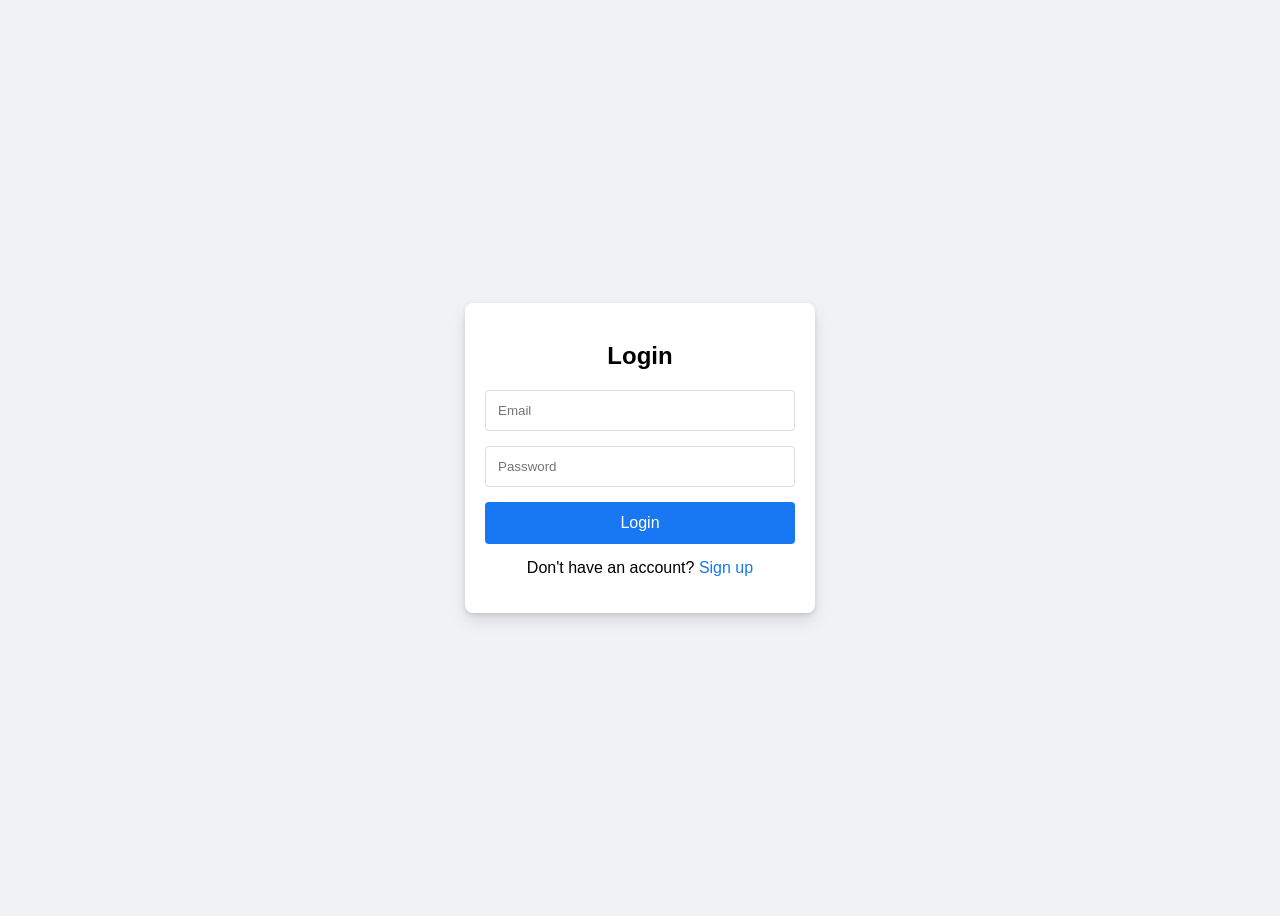
<file: round-1/index.html>
<!DOCTYPE html>
<html lang="en">
<head>
    <meta charset="UTF-8">
    <meta name="viewport" content="width=device-width, initial-scale=1.0">
    <title>Login and Signup</title>
    <link rel="stylesheet" href="style.css">
</head>
<body>
    <div class="container">
        <div class="form-container" id="login-container">
            <form id="login-form">
                <h2>Login</h2>
                <input type="email" placeholder="Email" required>
                <input type="password" placeholder="Password" required>
                <button type="submit">Login</button>
                <p>Don't have an account? <a href="#" id="show-signup">Sign up</a></p>
            </form>
        </div>
        <div class="form-container" id="signup-container" style="display: none;">
            <form id="signup-form">
                <h2>Sign Up</h2>
                <input type="text" placeholder="Username" required>
                <input type="email" placeholder="Email" required>
                <input type="password" placeholder="Password" required>
                <button type="submit">Sign Up</button>
                <p>Already have an account? <a href="#" id="show-login">Login</a></p>
            </form>
        </div>
    </div>
    <script src="script.js"></script>
</body>
</html>
</file>
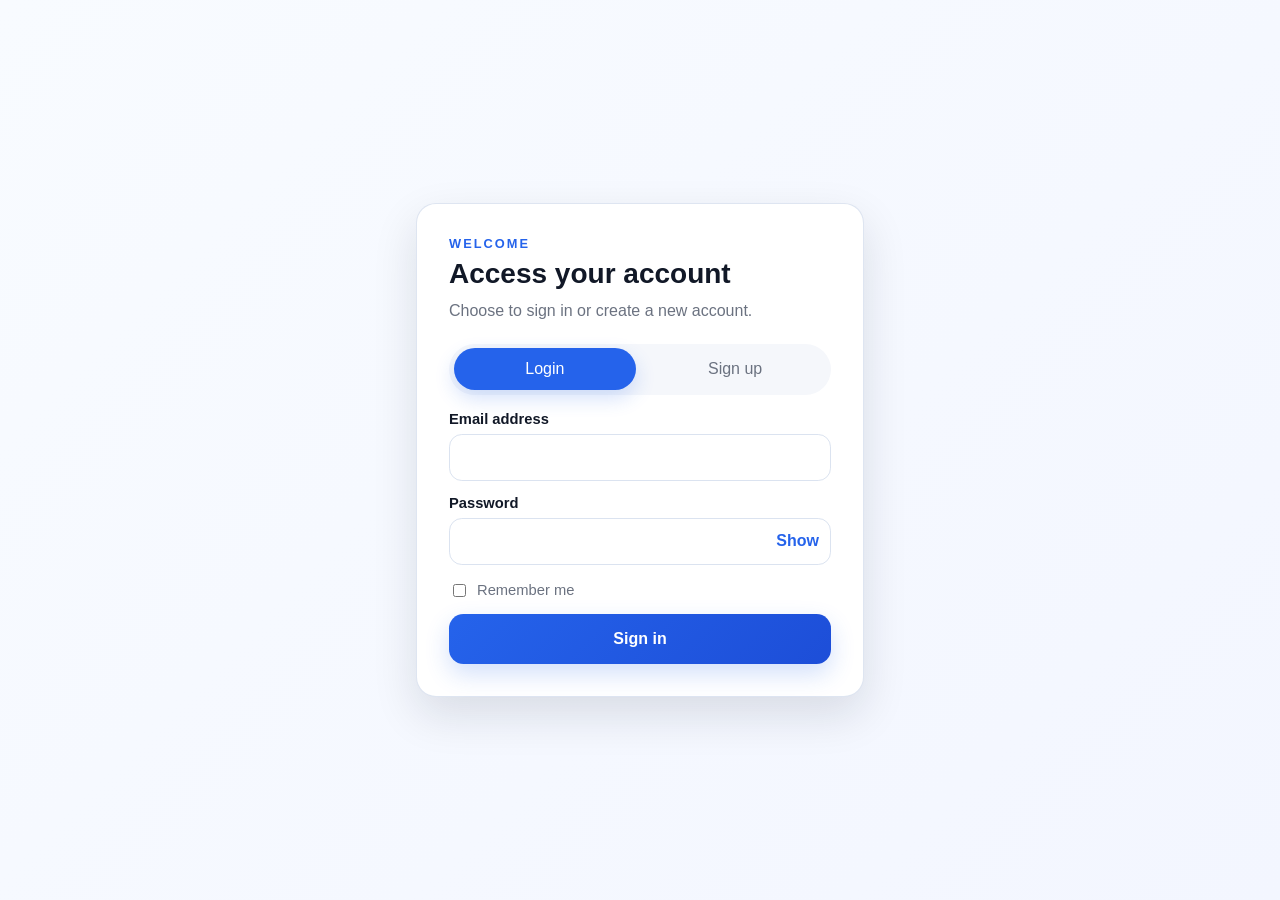
<file: round-2/index.html>
<!DOCTYPE html>
<html lang="en">
  <head>
    <meta charset="UTF-8" />
    <meta name="viewport" content="width=device-width, initial-scale=1.0" />
    <title>Authentication Page</title>
    <link rel="stylesheet" href="style.css" />
  </head>
  <body>
    <main class="page">
      <section class="auth-card" aria-labelledby="auth-title">
        <header class="auth-header">
          <p class="eyebrow">Welcome</p>
          <h1 id="auth-title">Access your account</h1>
          <p class="intro">Choose to sign in or create a new account.</p>
        </header>

        <div class="auth-switch" role="tablist" aria-label="Authentication options">
          <button type="button" id="login-tab" role="tab" aria-selected="true" aria-controls="login-panel" class="tab-button active">
            Login
          </button>
          <button type="button" id="signup-tab" role="tab" aria-selected="false" aria-controls="signup-panel" class="tab-button">
            Sign up
          </button>
        </div>

        <section id="login-panel" role="tabpanel" aria-labelledby="login-tab">
          <form id="login-form" novalidate>
            <div class="field-group">
              <label for="login-email">Email address</label>
              <input id="login-email" name="email" type="email" autocomplete="email" required />
            </div>

            <div class="field-group">
              <label for="login-password">Password</label>
              <div class="password-wrapper">
                <input id="login-password" name="password" type="password" autocomplete="current-password" required minlength="6" />
                <button type="button" class="password-toggle" aria-label="Show password">Show</button>
              </div>
            </div>

            <div class="form-meta">
              <label class="checkbox-row">
                <input type="checkbox" name="remember" />
                <span>Remember me</span>
              </label>
            </div>

            <button type="submit" class="submit-button">Sign in</button>
          </form>
        </section>

        <section id="signup-panel" role="tabpanel" aria-labelledby="signup-tab" hidden>
          <form id="signup-form" novalidate>
            <div class="field-group">
              <label for="signup-name">Full name</label>
              <input id="signup-name" name="name" type="text" autocomplete="name" required />
            </div>

            <div class="field-group">
              <label for="signup-email">Email address</label>
              <input id="signup-email" name="email" type="email" autocomplete="email" required />
            </div>

            <div class="field-group">
              <label for="signup-password">Password</label>
              <div class="password-wrapper">
                <input id="signup-password" name="password" type="password" autocomplete="new-password" required minlength="6" />
                <button type="button" class="password-toggle" aria-label="Show password">Show</button>
              </div>
            </div>

            <div class="field-group">
              <label for="signup-confirm-password">Confirm password</label>
              <div class="password-wrapper">
                <input id="signup-confirm-password" name="confirmPassword" type="password" autocomplete="new-password" required minlength="6" />
                <button type="button" class="password-toggle" aria-label="Show password">Show</button>
              </div>
            </div>

            <button type="submit" class="submit-button">Create account</button>
          </form>
        </section>
      </section>
    </main>

    <script src="script.js"></script>
  </body>
</html>
</file>
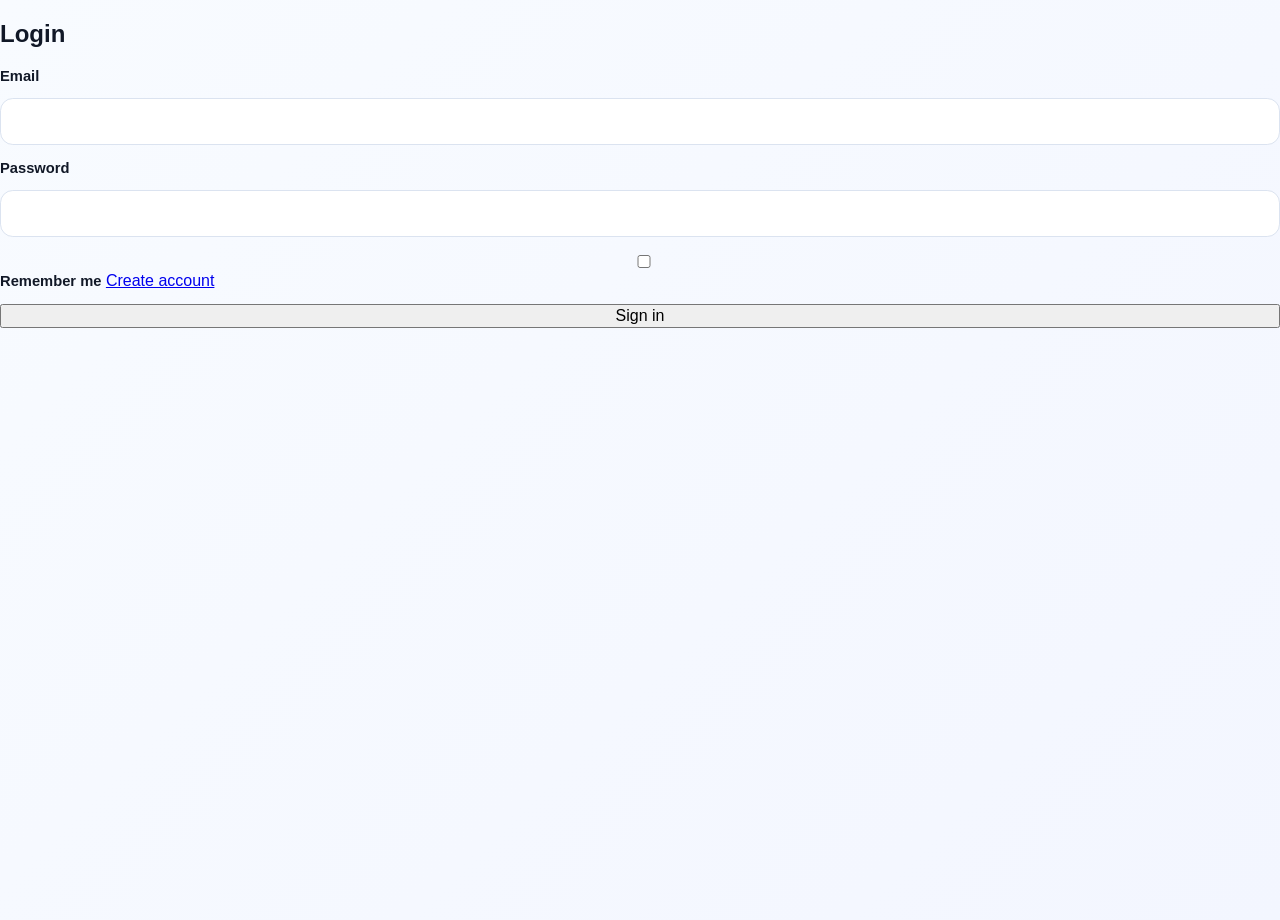
<file: round-2/login.html>
<!DOCTYPE html>
<html lang="en">
<head>
    <meta charset="UTF-8">
    <meta name="viewport" content="width=device-width, initial-scale=1.0">
    <title>Login</title>
    <link rel="stylesheet" href="style.css">
</head>
<body>
    <main class="auth">
        <h2>Login</h2>
        <form id="loginForm" novalidate>
            <label for="email">Email</label>
            <input id="email" name="email" type="email" required>

            <label for="password">Password</label>
            <input id="password" name="password" type="password" required minlength="6">

            <div class="row">
                <label class="small"><input type="checkbox" name="remember"> Remember me</label>
                <a href="signup.html">Create account</a>
            </div>

            <button type="submit" class="btn">Sign in</button>
        </form>
    </main>

    <script src="script.js"></script>
</body>
</html>
</file>
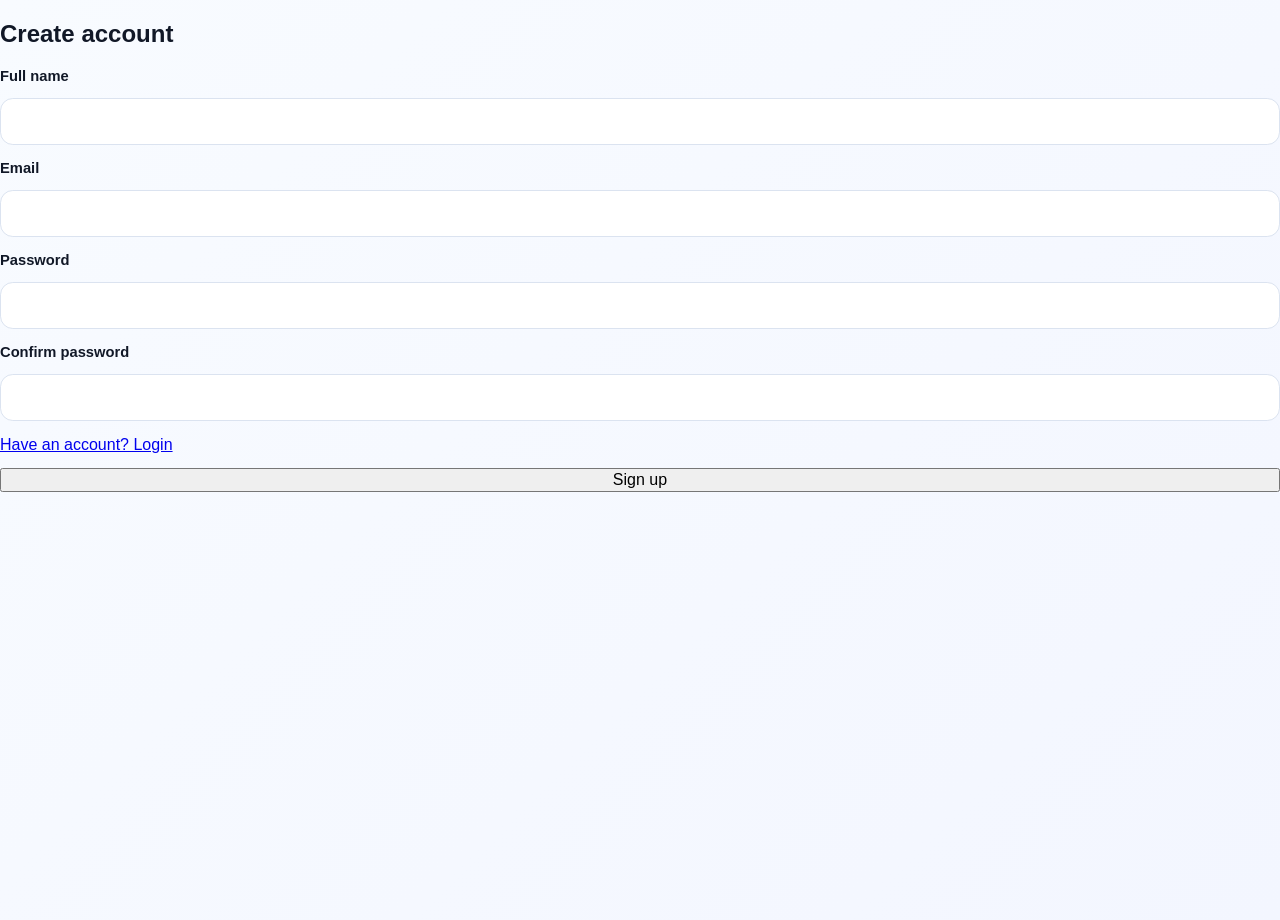
<file: round-2/signup.html>
<!DOCTYPE html>
<html lang="en">
<head>
    <meta charset="UTF-8">
    <meta name="viewport" content="width=device-width, initial-scale=1.0">
    <title>Sign Up</title>
    <link rel="stylesheet" href="style.css">
</head>
<body>
    <main class="auth">
        <h2>Create account</h2>
        <form id="signupForm" novalidate>
            <label for="name">Full name</label>
            <input id="name" name="name" type="text" required>

            <label for="email">Email</label>
            <input id="email" name="email" type="email" required>

            <label for="password">Password</label>
            <input id="password" name="password" type="password" required minlength="6">

            <label for="confirm">Confirm password</label>
            <input id="confirm" name="confirm" type="password" required minlength="6">

            <div class="row">
                <a href="login.html">Have an account? Login</a>
            </div>

            <button type="submit" class="btn">Sign up</button>
        </form>
    </main>

    <script src="script.js"></script>
</body>
</html>
</file>
<file: round-1/style.css>
body {
    font-family: sans-serif;
    display: flex;
    justify-content: center;
    align-items: center;
    min-height: 100vh;
    background-color: #f0f2f5;
}

.container {
    width: 350px;
}

.form-container {
    background-color: #fff;
    padding: 20px;
    border-radius: 8px;
    box-shadow: 0 2px 4px rgba(0, 0, 0, 0.1), 0 8px 16px rgba(0, 0, 0, 0.1);
}

h2 {
    text-align: center;
    margin-bottom: 20px;
}

input[type="text"],
input[type="email"],
input[type="password"] {
    width: 100%;
    padding: 12px;
    margin-bottom: 15px;
    border: 1px solid #ddd;
    border-radius: 4px;
    box-sizing: border-box;
}

button {
    width: 100%;
    padding: 12px;
    background-color: #1877f2;
    color: #fff;
    border: none;
    border-radius: 4px;
    cursor: pointer;
    font-size: 16px;
}

button:hover {
    background-color: #166fe5;
}

p {
    text-align: center;
    margin-top: 15px;
}

a {
    color: #1877f2;
    text-decoration: none;
}

a:hover {
    text-decoration: underline;
}
</file>
<file: round-2/style.css>
:root {
  --bg: #f3f6ff;
  --card: #ffffff;
  --text: #111827;
  --muted: #6b7280;
  --accent: #2563eb;
  --accent-dark: #1d4ed8;
  --border: #dbe3f0;
  --shadow: 0 18px 45px rgba(15, 23, 42, 0.12);
}

* {
  box-sizing: border-box;
}

body {
  margin: 0;
  min-height: 100vh;
  font-family: Inter, "Segoe UI", Roboto, Arial, sans-serif;
  background: linear-gradient(135deg, #f8fbff 0%, var(--bg) 100%);
  color: var(--text);
}

button,
input {
  font: inherit;
}

.page {
  min-height: 100vh;
  display: flex;
  align-items: center;
  justify-content: center;
  padding: 1rem;
}

.auth-card {
  width: min(100%, 28rem);
  background: var(--card);
  border: 1px solid rgba(219, 227, 240, 0.9);
  border-radius: 1.25rem;
  box-shadow: var(--shadow);
  padding: 1.25rem;
}

.auth-header {
  margin-bottom: 1.25rem;
}

.eyebrow {
  margin: 0 0 0.4rem;
  text-transform: uppercase;
  letter-spacing: 0.16em;
  font-size: 0.8rem;
  font-weight: 700;
  color: var(--accent);
}

.auth-header h1 {
  margin: 0 0 0.45rem;
  font-size: 1.5rem;
  line-height: 1.2;
}

.intro {
  margin: 0;
  color: var(--muted);
  line-height: 1.6;
}

.auth-switch {
  display: grid;
  grid-template-columns: 1fr 1fr;
  gap: 0.5rem;
  padding: 0.3rem;
  background: #f5f7fb;
  border-radius: 999px;
  margin-bottom: 1rem;
}

.tab-button {
  border: 0;
  border-radius: 999px;
  padding: 0.75rem 0.9rem;
  background: transparent;
  color: var(--muted);
  cursor: pointer;
  transition: background-color 180ms ease, color 180ms ease, transform 180ms ease;
}

.tab-button.active {
  background: var(--accent);
  color: #fff;
  box-shadow: 0 8px 20px rgba(37, 99, 235, 0.2);
}

.tab-button:hover {
  color: var(--accent-dark);
}

.tab-button.active:hover {
  color: #fff;
}

[hidden] {
  display: none !important;
}

form {
  display: flex;
  flex-direction: column;
  gap: 0.9rem;
}

.field-group {
  display: flex;
  flex-direction: column;
  gap: 0.4rem;
}

label {
  font-size: 0.92rem;
  font-weight: 600;
  color: var(--text);
}

input {
  width: 100%;
  padding: 0.85rem 0.95rem;
  border: 1px solid var(--border);
  border-radius: 0.8rem;
  background: #fff;
  color: var(--text);
  transition: border-color 180ms ease, box-shadow 180ms ease;
}

input::placeholder {
  color: #9ca3af;
}

input:focus {
  outline: none;
  border-color: var(--accent);
  box-shadow: 0 0 0 3px rgba(37, 99, 235, 0.16);
}

.field-group.error input {
  border-color: #dc2626;
  box-shadow: 0 0 0 3px rgba(220, 38, 38, 0.14);
}

.field-group.success input {
  border-color: #16a34a;
  box-shadow: 0 0 0 3px rgba(22, 163, 74, 0.14);
}

.validation-message {
  margin: 0;
  font-size: 0.84rem;
  color: #dc2626;
}

.form-status {
  margin: 0.2rem 0 0;
  padding: 0.7rem 0.85rem;
  border-radius: 0.8rem;
  font-size: 0.94rem;
}

.form-status.success {
  background: #ecfdf3;
  color: #166534;
}

.password-wrapper {
  position: relative;
}

.password-toggle {
  position: absolute;
  right: 0.65rem;
  top: 50%;
  transform: translateY(-50%);
  border: 0;
  background: transparent;
  color: var(--accent);
  cursor: pointer;
  font-weight: 600;
  padding: 0.2rem 0.1rem;
}

.form-meta {
  display: flex;
  align-items: center;
  justify-content: space-between;
  padding-top: 0.1rem;
}

.checkbox-row {
  display: inline-flex;
  align-items: center;
  gap: 0.5rem;
  font-size: 0.92rem;
  color: var(--muted);
  font-weight: 500;
}

.checkbox-row input {
  width: auto;
  accent-color: var(--accent);
}

.submit-button {
  border: 0;
  border-radius: 0.9rem;
  padding: 0.9rem 1rem;
  background: linear-gradient(135deg, var(--accent) 0%, var(--accent-dark) 100%);
  color: #fff;
  font-weight: 700;
  cursor: pointer;
  transition: transform 180ms ease, box-shadow 180ms ease;
  box-shadow: 0 10px 24px rgba(37, 99, 235, 0.2);
}

.submit-button:hover {
  transform: translateY(-1px);
}

.submit-button:focus-visible,
.tab-button:focus-visible,
.password-toggle:focus-visible {
  outline: 3px solid rgba(37, 99, 235, 0.25);
  outline-offset: 2px;
}

@media (min-width: 640px) {
  .auth-card {
    padding: 2rem;
  }

  .auth-header h1 {
    font-size: 1.75rem;
  }

  .submit-button {
    padding: 1rem 1.1rem;
  }
}
</file>
